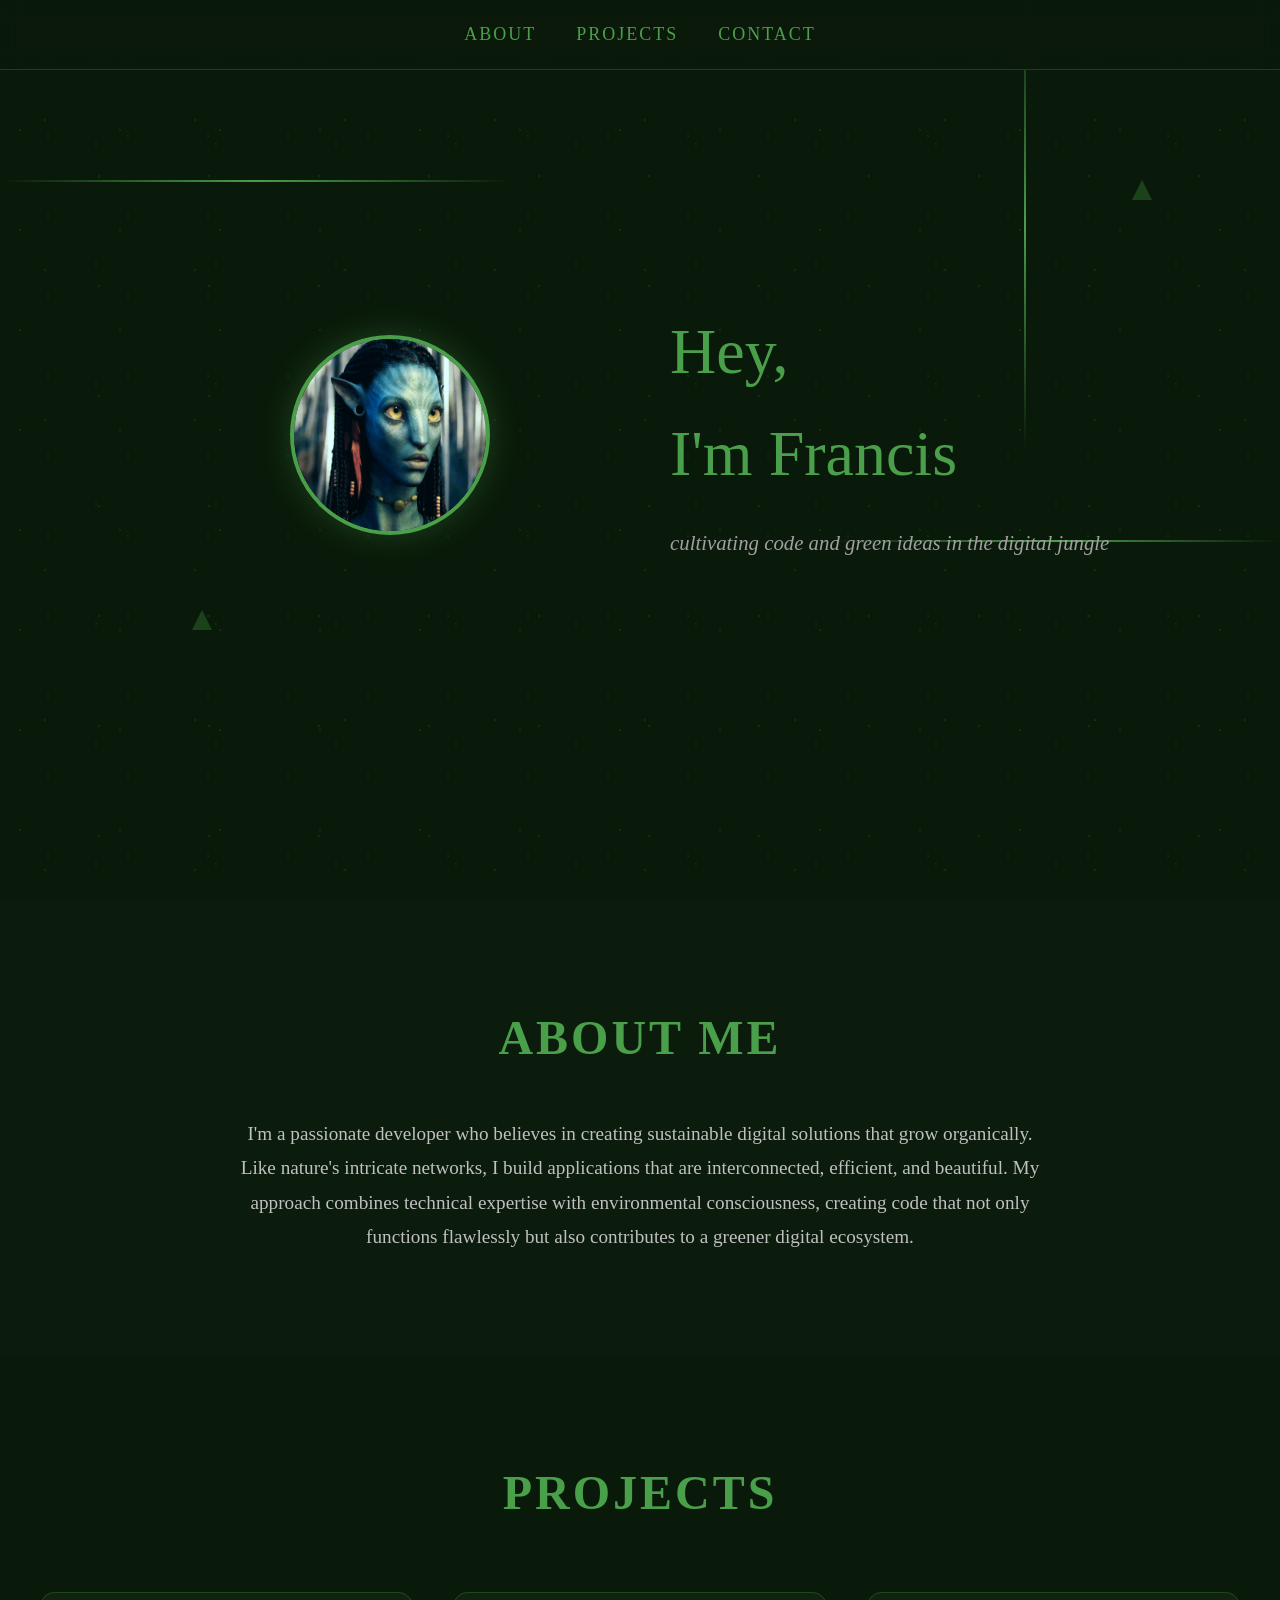
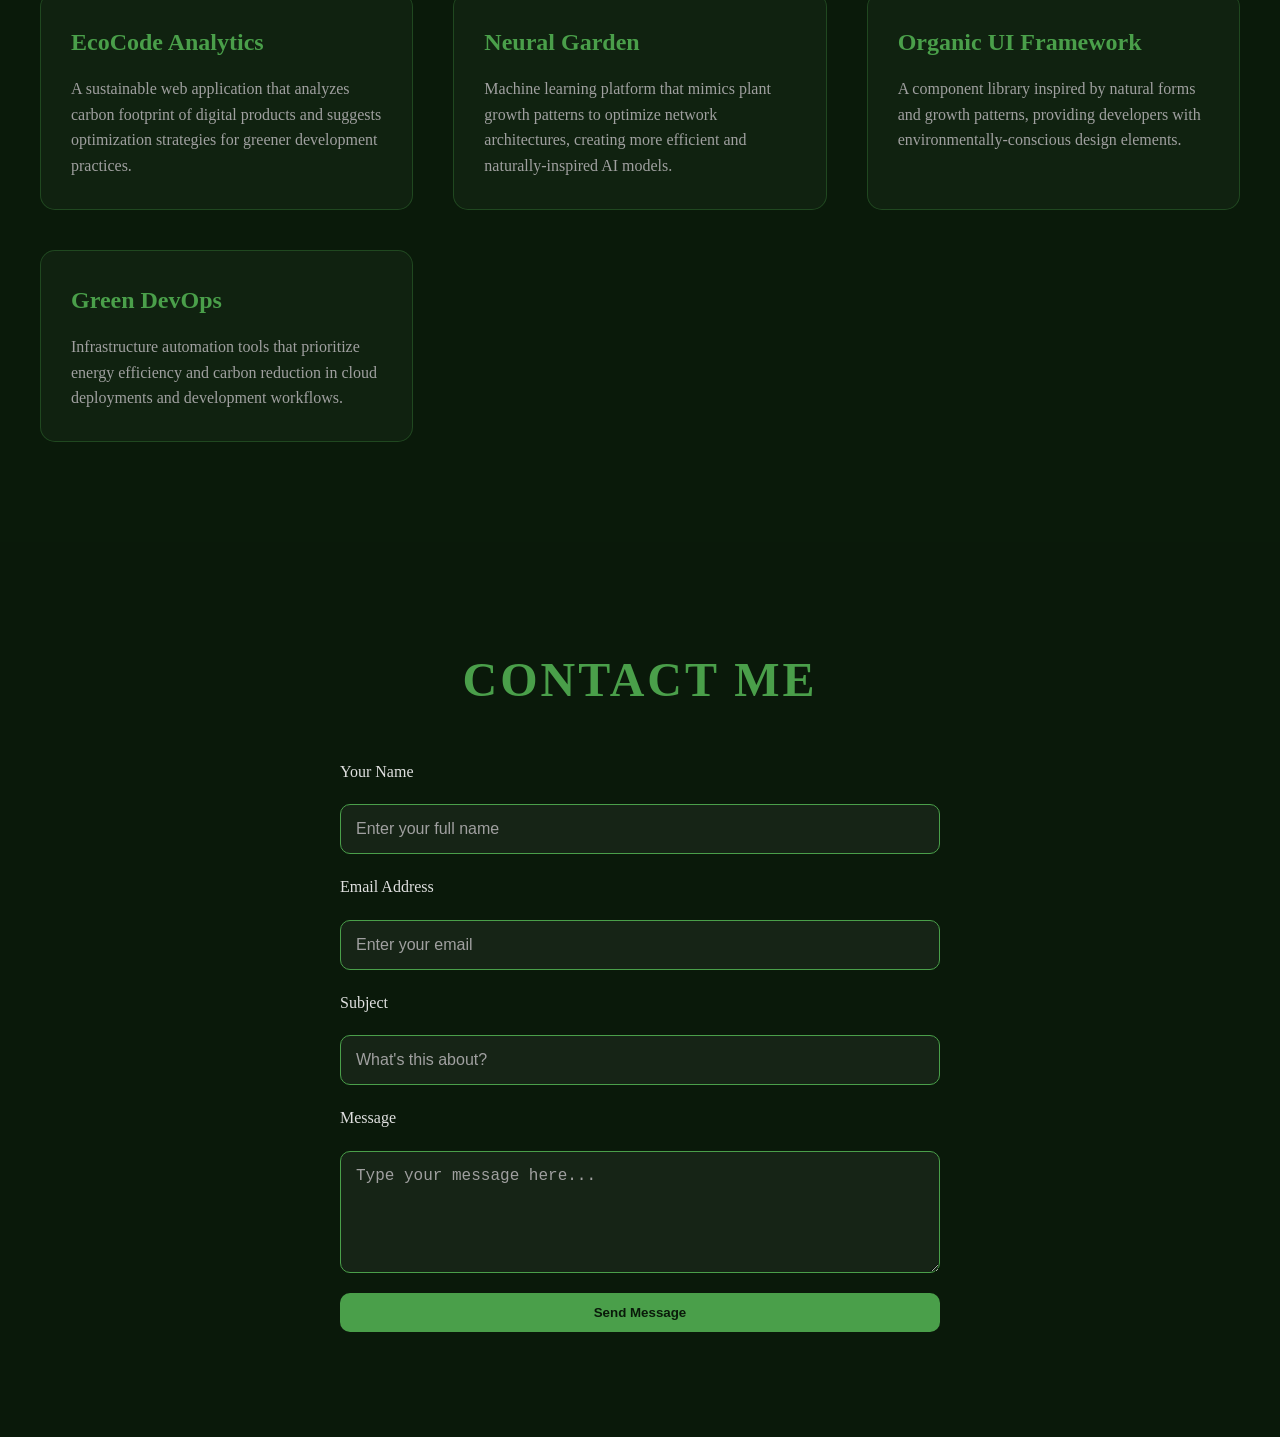
<file: portfolio/index.html>
<!DOCTYPE html>
<html lang="en">
  <head>
    <meta http-equiv="Content-Type" content="text/html;charset=UTF-8" />
    <meta name="viewport" content="width=device-width, initial-scale=1.0" />
    <meta name="description" content="Francis Mule Portfolio " />
    <meta name="author" content="Francis Mule" />
    <title>Francis - Portfolio</title>
    <link rel="stylesheet" href="./styles.css" />
    <link rel="manifest" href="https://progressier.app/PGteEdLlxtK4LbXtw4Ip/progressier.json"/><script defer src="https://progressier.app/PGteEdLlxtK4LbXtw4Ip/script.js"></script> 
  </head>
  <body>
    <!-- Circuit background -->
    <div class="circuit-bg"></div>
    <div class="circuit-lines">
      <div class="line line-1"></div>
      <div class="line line-2"></div>
      <div class="line line-3"></div>
    </div>

    <!-- Decorative leaves -->
    <div class="leaf-decoration leaf-1"></div>
    <div class="leaf-decoration leaf-2"></div>

    <!-- Navigation -->
    <nav>
      <ul>
        <li><a href="#about">About</a></li>
        <li><a href="#projects">Projects</a></li>
        <li><a href="#contact">Contact</a></li>
      </ul>
    </nav>

    <!-- Hero Section -->
    <section class="hero" id="hero">
      <div class="hero-content">
        <div class="profile-section">
          <img
            src="./img/avatar.gif"
            alt="Francis"
            class="profile-image"
            loading="lazy"
          />
        </div>
        <div class="intro-text">
          <h1>Hey,<br />I'm Francis</h1>
          <p class="subtitle">
            cultivating code and green ideas in the digital jungle
          </p>
        </div>
      </div>
    </section>

    <!-- About Section -->
    <section class="about" id="about">
      <div class="about-content">
        <h2 class="section-title">About Me</h2>
        <p class="about-text">
          I'm a passionate developer who believes in creating sustainable
          digital solutions that grow organically. Like nature's intricate
          networks, I build applications that are interconnected, efficient, and
          beautiful. My approach combines technical expertise with environmental
          consciousness, creating code that not only functions flawlessly but
          also contributes to a greener digital ecosystem.
        </p>
      </div>
    </section>

    <!-- Projects Section -->
    <section class="projects" id="projects">
      <div class="projects-content">
        <h2 class="section-title">Projects</h2>
        <div class="projects-grid">
          <div class="project-card">
            <h3>EcoCode Analytics</h3>
            <p>
              A sustainable web application that analyzes carbon footprint of
              digital products and suggests optimization strategies for greener
              development practices.
            </p>
          </div>
          <div class="project-card">
            <h3>Neural Garden</h3>
            <p>
              Machine learning platform that mimics plant growth patterns to
              optimize network architectures, creating more efficient and
              naturally-inspired AI models.
            </p>
          </div>
          <div class="project-card">
            <h3>Organic UI Framework</h3>
            <p>
              A component library inspired by natural forms and growth patterns,
              providing developers with environmentally-conscious design
              elements.
            </p>
          </div>
          <div class="project-card">
            <h3>Green DevOps</h3>
            <p>
              Infrastructure automation tools that prioritize energy efficiency
              and carbon reduction in cloud deployments and development
              workflows.
            </p>
          </div>
        </div>
      </div>
    </section>

    <!-- Contact Section -->
    <section class="contact" id="contact">
      <div class="contact-content">
        <h2 class="section-title">Contact Me</h2>
        <form class="contact-form">
          <label for="name">Your Name</label>
          <input
            type="text"
            id="name"
            name="name"
            required
            placeholder="Enter your full name"
          />

          <label for="email">Email Address</label>
          <input
            type="email"
            id="email"
            name="email"
            required
            placeholder="Enter your email"
          />

          <label for="subject">Subject</label>
          <input
            type="text"
            id="subject"
            name="subject"
            placeholder="What's this about?"
          />

          <label for="message">Message</label>
          <textarea
            id="message"
            name="message"
            rows="5"
            required
            placeholder="Type your message here..."
          ></textarea>

          <button type="submit">Send Message</button>
        </form>
      </div>
    </section>

    <script src="./script.js"></script>
  </body>
</html>
</file>
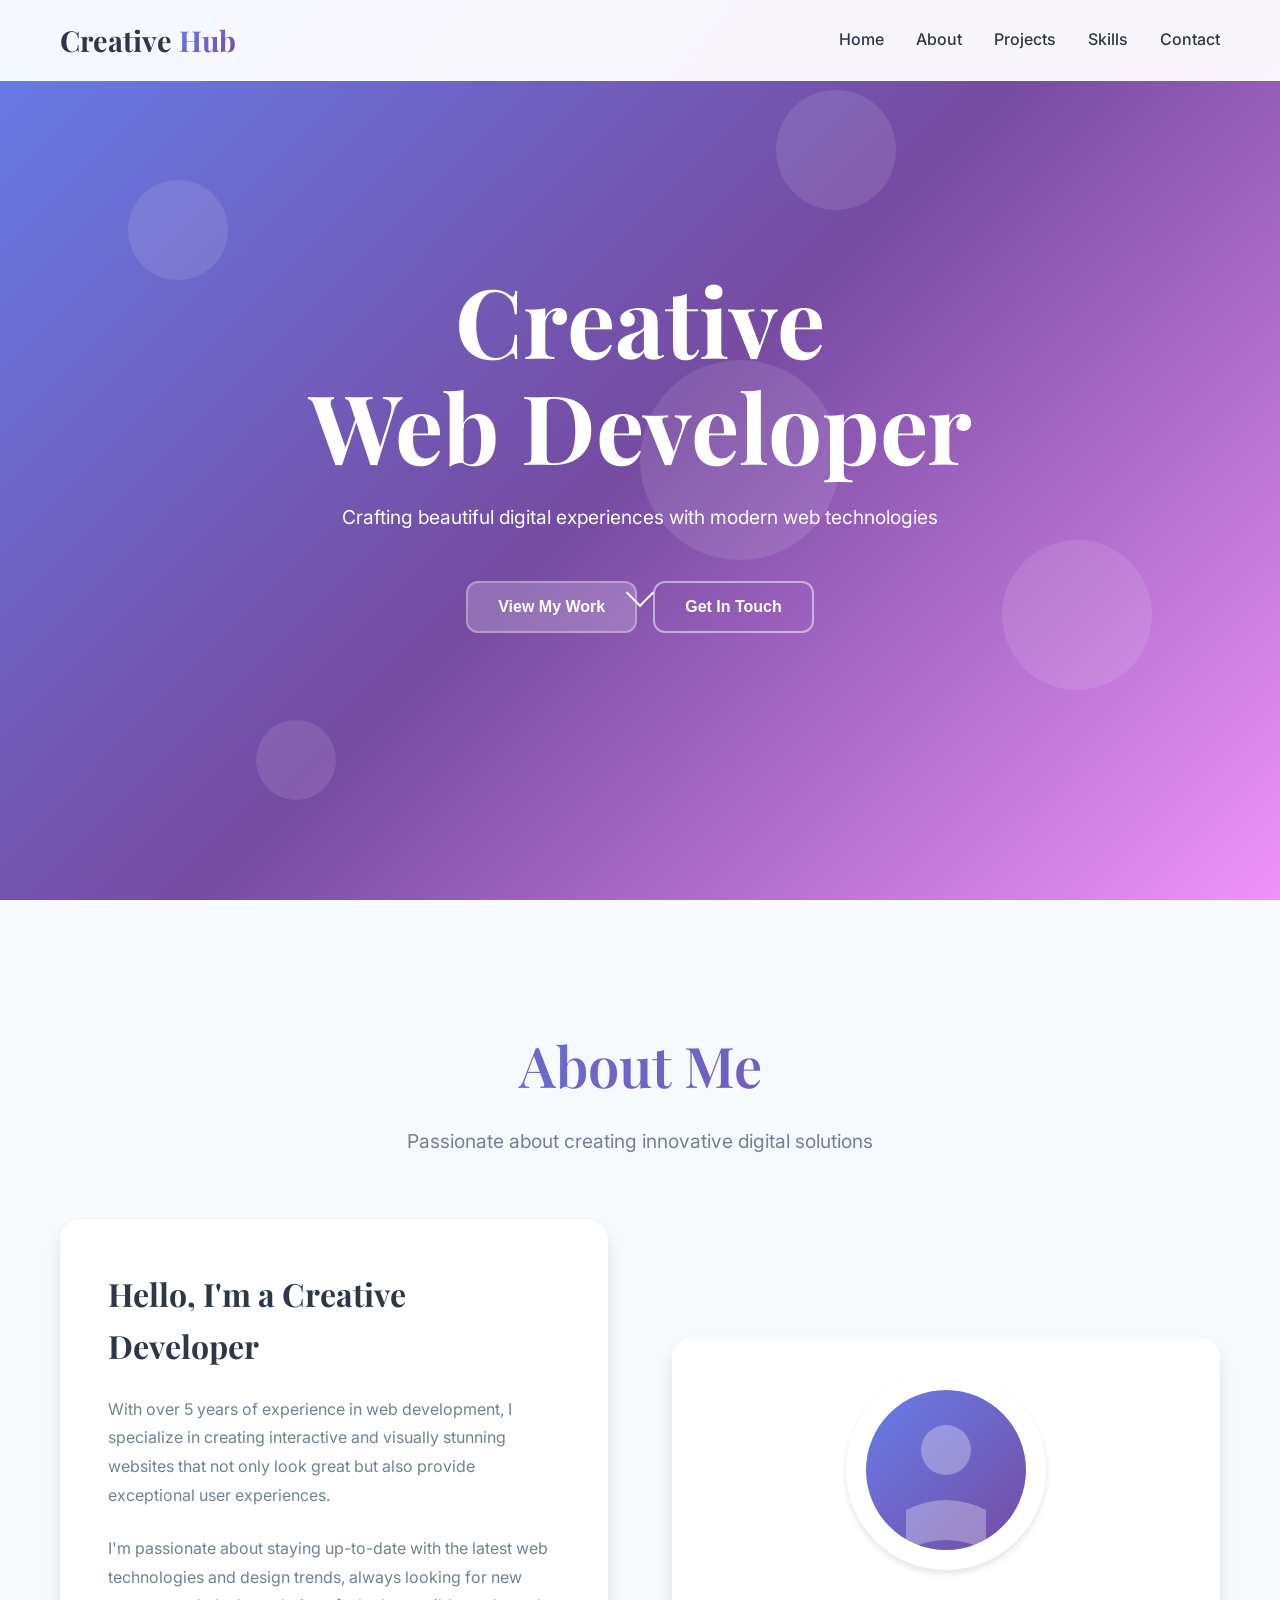
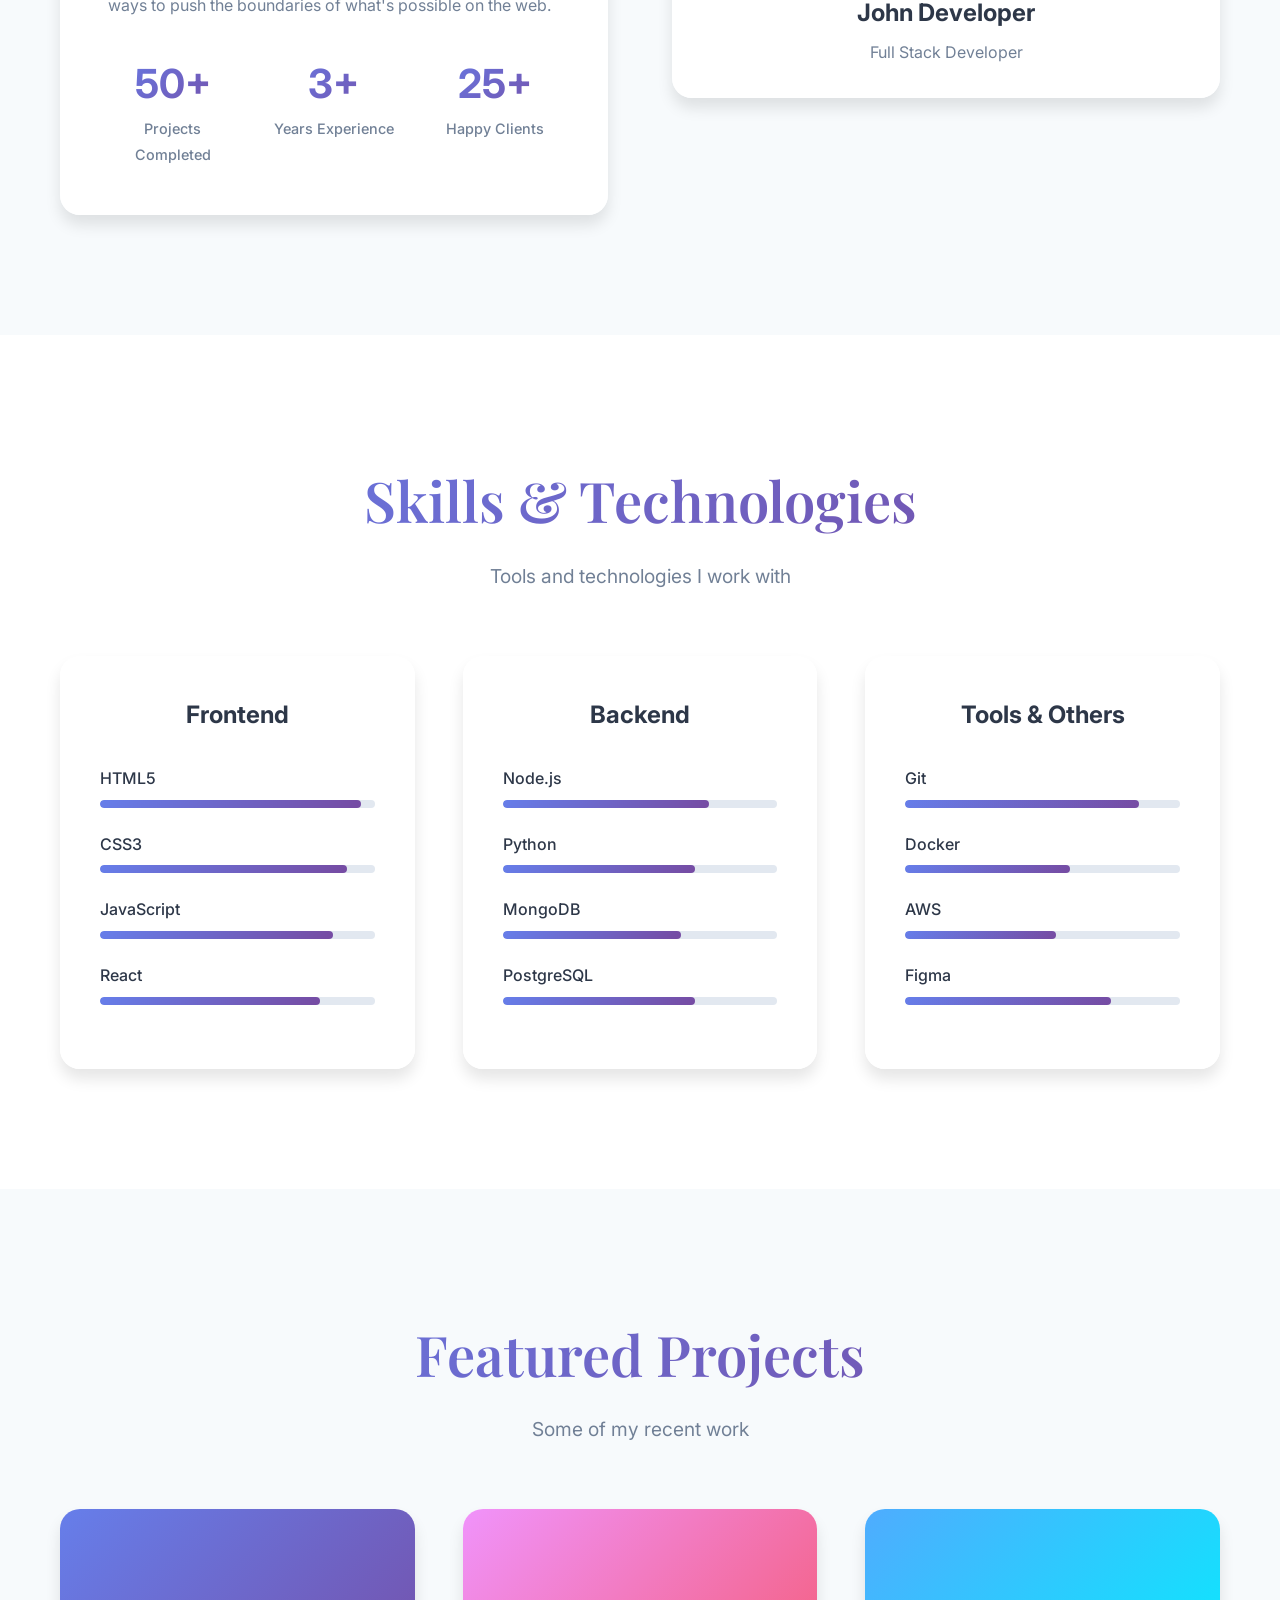
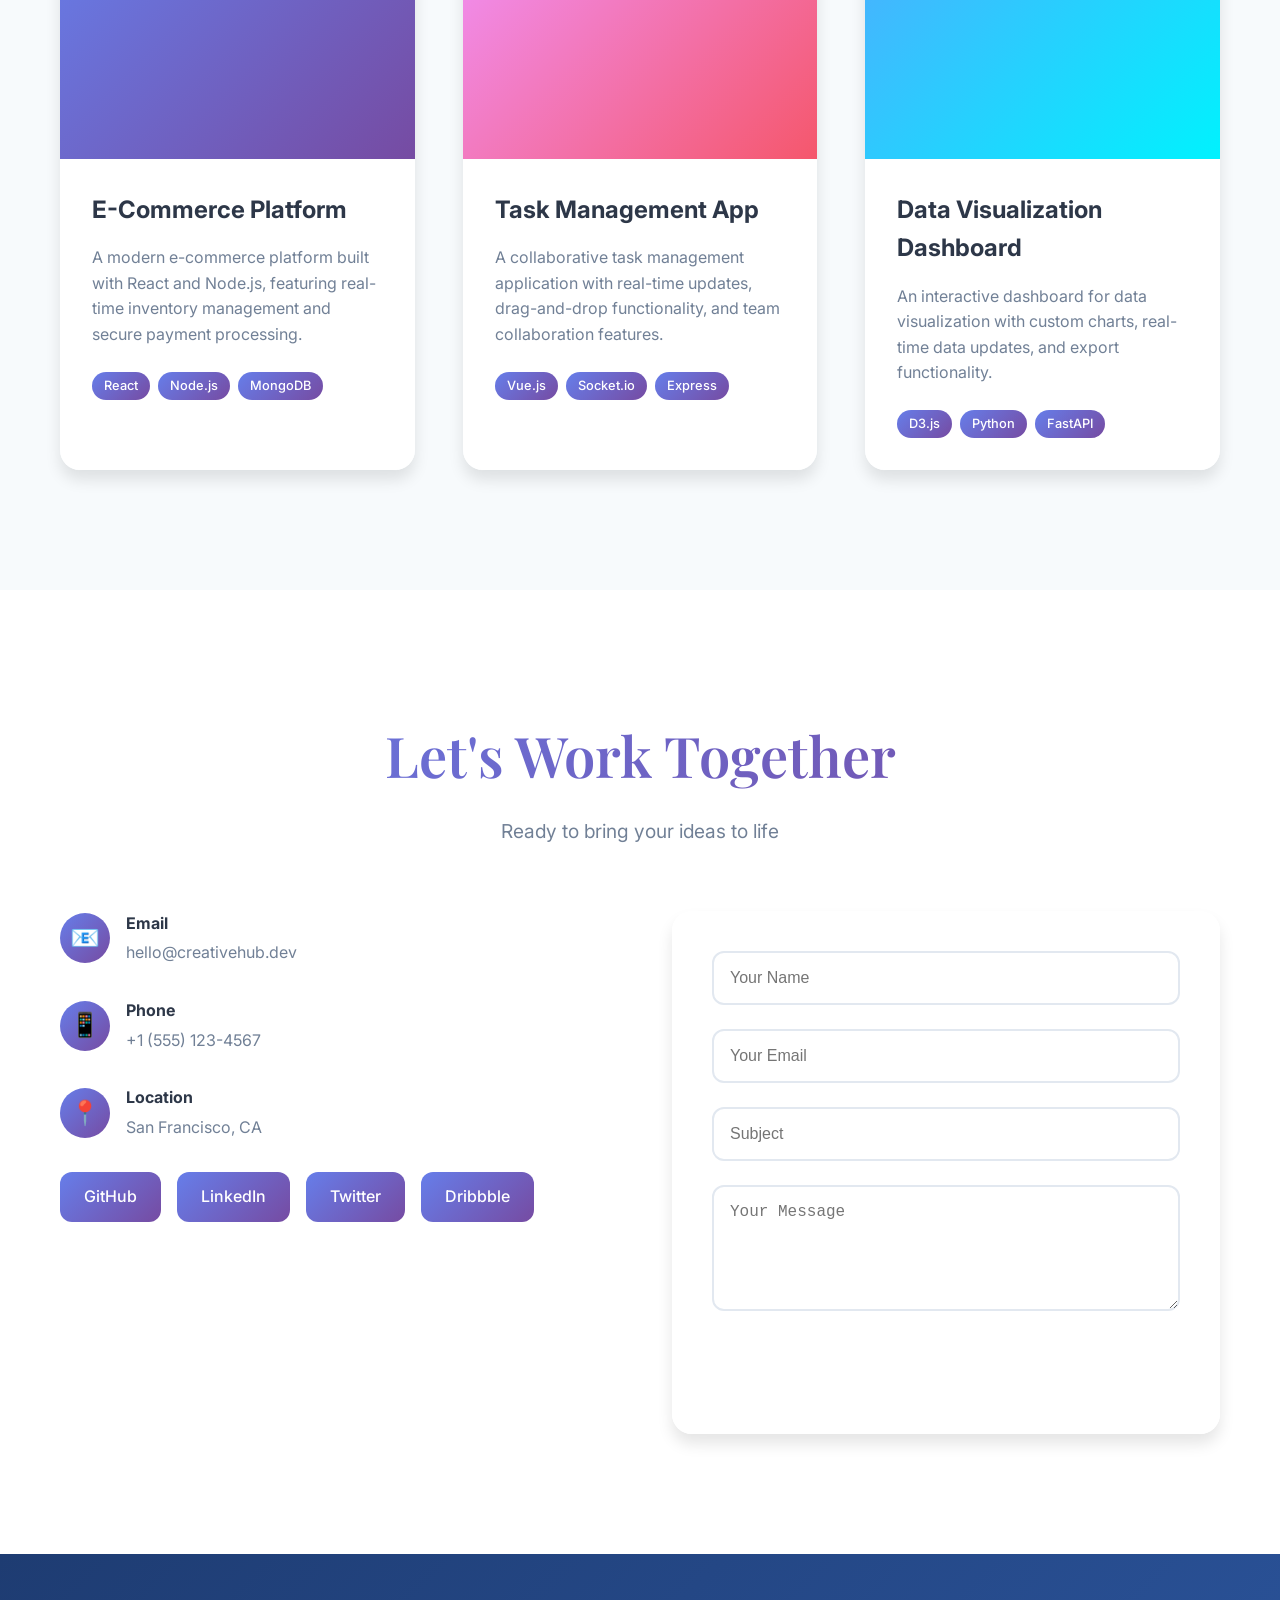
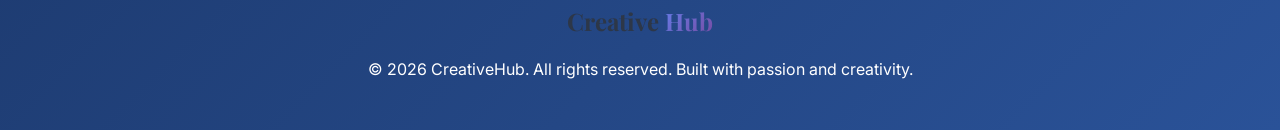
<file: week3-webdev-assignment/index.html>
<!DOCTYPE html>
<html lang="en">
  <head>
    <meta charset="UTF-8" />
    <meta name="viewport" content="width=device-width, initial-scale=1.0" />
    <title>Creative Portfolio - Interactive Web Experience</title>
    <link rel="stylesheet" href="styles.css" />
    <link
      href="https://fonts.googleapis.com/css2?family=Inter:wght@300;400;500;600;700&family=Playfair+Display:wght@400;500;600;700&display=swap"
      rel="stylesheet"
    />
  </head>
  <body>
    <!-- Navigation -->
    <nav class="navbar">
      <div class="nav-container">
        <div class="nav-logo">
          <span class="logo-text">Creative</span>
          <span class="logo-accent">Hub</span>
        </div>
        <ul class="nav-menu">
          <li><a href="#home" class="nav-link">Home</a></li>
          <li><a href="#about" class="nav-link">About</a></li>
          <li><a href="#projects" class="nav-link">Projects</a></li>
          <li><a href="#skills" class="nav-link">Skills</a></li>
          <li><a href="#contact" class="nav-link">Contact</a></li>
        </ul>
        <div class="hamburger">
          <span></span>
          <span></span>
          <span></span>
        </div>
      </div>
    </nav>

    <!-- Hero Section -->
    <section id="home" class="hero">
      <div class="hero-background">
        <div class="floating-shapes">
          <div class="shape shape-1"></div>
          <div class="shape shape-2"></div>
          <div class="shape shape-3"></div>
          <div class="shape shape-4"></div>
          <div class="shape shape-5"></div>
        </div>
      </div>
      <div class="hero-content">
        <h1 class="hero-title">
          <span class="title-line">Creative</span>
          <span class="title-line">Web Developer</span>
        </h1>
        <p class="hero-subtitle">
          Crafting beautiful digital experiences with modern web technologies
        </p>
        <div class="hero-buttons">
          <button class="btn btn-primary">View My Work</button>
          <button class="btn btn-secondary">Get In Touch</button>
        </div>
        <div class="scroll-indicator">
          <div class="scroll-arrow"></div>
        </div>
      </div>
    </section>

    <!-- About Section -->
    <section id="about" class="about">
      <div class="container">
        <div class="section-header">
          <h2 class="section-title">About Me</h2>
          <p class="section-subtitle">
            Passionate about creating innovative digital solutions
          </p>
        </div>
        <div class="about-content">
          <div class="about-text">
            <div class="text-card">
              <h3>Hello, I'm a Creative Developer</h3>
              <p>
                With over 5 years of experience in web development, I specialize
                in creating interactive and visually stunning websites that not
                only look great but also provide exceptional user experiences.
              </p>
              <p>
                I'm passionate about staying up-to-date with the latest web
                technologies and design trends, always looking for new ways to
                push the boundaries of what's possible on the web.
              </p>
              <div class="stats">
                <div class="stat">
                  <span class="stat-number">50+</span>
                  <span class="stat-label">Projects Completed</span>
                </div>
                <div class="stat">
                  <span class="stat-number">3+</span>
                  <span class="stat-label">Years Experience</span>
                </div>
                <div class="stat">
                  <span class="stat-number">25+</span>
                  <span class="stat-label">Happy Clients</span>
                </div>
              </div>
            </div>
          </div>
          <div class="about-visual">
            <div class="profile-card">
              <div class="profile-image">
                <div class="image-placeholder">
                  <svg viewBox="0 0 200 200" class="profile-svg">
                    <defs>
                      <linearGradient
                        id="profileGradient"
                        x1="0%"
                        y1="0%"
                        x2="100%"
                        y2="100%"
                      >
                        <stop offset="0%" style="stop-color: #667eea" />
                        <stop offset="100%" style="stop-color: #764ba2" />
                      </linearGradient>
                    </defs>
                    <circle
                      cx="100"
                      cy="100"
                      r="80"
                      fill="url(#profileGradient)"
                    />
                    <circle
                      cx="100"
                      cy="80"
                      r="25"
                      fill="white"
                      opacity="0.3"
                    />
                    <path
                      d="M 60 140 Q 100 120 140 140 L 140 180 Q 100 160 60 180 Z"
                      fill="white"
                      opacity="0.3"
                    />
                  </svg>
                </div>
              </div>
              <div class="profile-info">
                <h4>John Developer</h4>
                <p>Full Stack Developer</p>
              </div>
            </div>
          </div>
        </div>
      </div>
    </section>

    <!-- Skills Section -->
    <section id="skills" class="skills">
      <div class="container">
        <div class="section-header">
          <h2 class="section-title">Skills & Technologies</h2>
          <p class="section-subtitle">Tools and technologies I work with</p>
        </div>
        <div class="skills-grid">
          <div class="skill-category">
            <h3>Frontend</h3>
            <div class="skill-items">
              <div class="skill-item">
                <span class="skill-name">HTML5</span>
                <div class="skill-bar">
                  <div class="skill-progress" style="--progress: 95%"></div>
                </div>
              </div>
              <div class="skill-item">
                <span class="skill-name">CSS3</span>
                <div class="skill-bar">
                  <div class="skill-progress" style="--progress: 90%"></div>
                </div>
              </div>
              <div class="skill-item">
                <span class="skill-name">JavaScript</span>
                <div class="skill-bar">
                  <div class="skill-progress" style="--progress: 85%"></div>
                </div>
              </div>
              <div class="skill-item">
                <span class="skill-name">React</span>
                <div class="skill-bar">
                  <div class="skill-progress" style="--progress: 80%"></div>
                </div>
              </div>
            </div>
          </div>
          <div class="skill-category">
            <h3>Backend</h3>
            <div class="skill-items">
              <div class="skill-item">
                <span class="skill-name">Node.js</span>
                <div class="skill-bar">
                  <div class="skill-progress" style="--progress: 75%"></div>
                </div>
              </div>
              <div class="skill-item">
                <span class="skill-name">Python</span>
                <div class="skill-bar">
                  <div class="skill-progress" style="--progress: 70%"></div>
                </div>
              </div>
              <div class="skill-item">
                <span class="skill-name">MongoDB</span>
                <div class="skill-bar">
                  <div class="skill-progress" style="--progress: 65%"></div>
                </div>
              </div>
              <div class="skill-item">
                <span class="skill-name">PostgreSQL</span>
                <div class="skill-bar">
                  <div class="skill-progress" style="--progress: 70%"></div>
                </div>
              </div>
            </div>
          </div>
          <div class="skill-category">
            <h3>Tools & Others</h3>
            <div class="skill-items">
              <div class="skill-item">
                <span class="skill-name">Git</span>
                <div class="skill-bar">
                  <div class="skill-progress" style="--progress: 85%"></div>
                </div>
              </div>
              <div class="skill-item">
                <span class="skill-name">Docker</span>
                <div class="skill-bar">
                  <div class="skill-progress" style="--progress: 60%"></div>
                </div>
              </div>
              <div class="skill-item">
                <span class="skill-name">AWS</span>
                <div class="skill-bar">
                  <div class="skill-progress" style="--progress: 55%"></div>
                </div>
              </div>
              <div class="skill-item">
                <span class="skill-name">Figma</span>
                <div class="skill-bar">
                  <div class="skill-progress" style="--progress: 75%"></div>
                </div>
              </div>
            </div>
          </div>
        </div>
      </div>
    </section>

    <!-- Projects Section -->
    <section id="projects" class="projects">
      <div class="container">
        <div class="section-header">
          <h2 class="section-title">Featured Projects</h2>
          <p class="section-subtitle">Some of my recent work</p>
        </div>
        <div class="projects-grid">
          <div class="project-card">
            <div class="project-image">
              <div class="project-overlay">
                <button class="project-btn">View Project</button>
                <button class="project-btn secondary">View Code</button>
              </div>
              <div class="placeholder-project project-1"></div>
            </div>
            <div class="project-content">
              <h3>E-Commerce Platform</h3>
              <p>
                A modern e-commerce platform built with React and Node.js,
                featuring real-time inventory management and secure payment
                processing.
              </p>
              <div class="project-tags">
                <span class="tag">React</span>
                <span class="tag">Node.js</span>
                <span class="tag">MongoDB</span>
              </div>
            </div>
          </div>
          <div class="project-card">
            <div class="project-image">
              <div class="project-overlay">
                <button class="project-btn">View Project</button>
                <button class="project-btn secondary">View Code</button>
              </div>
              <div class="placeholder-project project-2"></div>
            </div>
            <div class="project-content">
              <h3>Task Management App</h3>
              <p>
                A collaborative task management application with real-time
                updates, drag-and-drop functionality, and team collaboration
                features.
              </p>
              <div class="project-tags">
                <span class="tag">Vue.js</span>
                <span class="tag">Socket.io</span>
                <span class="tag">Express</span>
              </div>
            </div>
          </div>
          <div class="project-card">
            <div class="project-image">
              <div class="project-overlay">
                <button class="project-btn">View Project</button>
                <button class="project-btn secondary">View Code</button>
              </div>
              <div class="placeholder-project project-3"></div>
            </div>
            <div class="project-content">
              <h3>Data Visualization Dashboard</h3>
              <p>
                An interactive dashboard for data visualization with custom
                charts, real-time data updates, and export functionality.
              </p>
              <div class="project-tags">
                <span class="tag">D3.js</span>
                <span class="tag">Python</span>
                <span class="tag">FastAPI</span>
              </div>
            </div>
          </div>
        </div>
      </div>
    </section>

    <!-- Contact Section -->
    <section id="contact" class="contact">
      <div class="container">
        <div class="section-header">
          <h2 class="section-title">Let's Work Together</h2>
          <p class="section-subtitle">Ready to bring your ideas to life</p>
        </div>
        <div class="contact-content">
          <div class="contact-info">
            <div class="contact-item">
              <div class="contact-icon">📧</div>
              <div class="contact-details">
                <h4>Email</h4>
                <p>hello@creativehub.dev</p>
              </div>
            </div>
            <div class="contact-item">
              <div class="contact-icon">📱</div>
              <div class="contact-details">
                <h4>Phone</h4>
                <p>+1 (555) 123-4567</p>
              </div>
            </div>
            <div class="contact-item">
              <div class="contact-icon">📍</div>
              <div class="contact-details">
                <h4>Location</h4>
                <p>San Francisco, CA</p>
              </div>
            </div>
            <div class="social-links">
              <a href="#" class="social-link">GitHub</a>
              <a href="#" class="social-link">LinkedIn</a>
              <a href="#" class="social-link">Twitter</a>
              <a href="#" class="social-link">Dribbble</a>
            </div>
          </div>
          <form class="contact-form">
            <div class="form-group">
              <input type="text" placeholder="Your Name" required />
            </div>
            <div class="form-group">
              <input type="email" placeholder="Your Email" required />
            </div>
            <div class="form-group">
              <input type="text" placeholder="Subject" required />
            </div>
            <div class="form-group">
              <textarea placeholder="Your Message" rows="5" required></textarea>
            </div>
            <button type="submit" class="btn btn-primary full-width">
              Send Message
            </button>
          </form>
        </div>
      </div>
    </section>

    <!-- Footer -->
    <footer class="footer">
      <div class="container">
        <div class="footer-content">
          <div class="footer-logo">
            <span class="logo-text">Creative</span>
            <span class="logo-accent">Hub</span>
          </div>
          <p>
            &copy;
            <script>
              document.write(new Date().getFullYear());
            </script>
            CreativeHub. All rights reserved. Built with passion and creativity.
          </p>
        </div>
      </div>
    </footer>

    <!-- JavaScript for interactivity -->
    <script>
      // Simple smooth scrolling for navigation links
      document.querySelectorAll('a[href^="#"]').forEach((anchor) => {
        anchor.addEventListener("click", function (e) {
          e.preventDefault();
          const target = document.querySelector(this.getAttribute("href"));
          if (target) {
            target.scrollIntoView({ behavior: "smooth" });
          }
        });
      });

      // Mobile menu toggle
      const hamburger = document.querySelector(".hamburger");
      const navMenu = document.querySelector(".nav-menu");

      hamburger.addEventListener("click", () => {
        hamburger.classList.toggle("active");
        navMenu.classList.toggle("active");
      });

      // Add scroll effect to navbar
      window.addEventListener("scroll", () => {
        const navbar = document.querySelector(".navbar");
        if (window.scrollY > 100) {
          navbar.classList.add("scrolled");
        } else {
          navbar.classList.remove("scrolled");
        }
      });

      // Animate skill bars on scroll
      const observerOptions = {
        threshold: 0.5,
        rootMargin: "0px 0px -100px 0px",
      };

      const observer = new IntersectionObserver((entries) => {
        entries.forEach((entry) => {
          if (entry.isIntersecting) {
            entry.target.classList.add("animate");
          }
        });
      }, observerOptions);

      document.querySelectorAll(".skill-progress").forEach((skill) => {
        observer.observe(skill);
      });
    </script>
  </body>
</html>
</file>
<file: portfolio/styles.css>
* {
  margin: 0;
  padding: 0;
  box-sizing: border-box;
}

body {
  font-family: "Georgia", serif;
  background: #0a1a0a;
  color: #e0e0e0;
  overflow-x: hidden;
  line-height: 1.6;
}

/* Circuit pattern background */
.circuit-bg {
  position: fixed;
  top: 0;
  left: 0;
  width: 100%;
  height: 100%;
  z-index: -1;
  opacity: 0.3;
}

.circuit-bg::before {
  content: "";
  position: absolute;
  top: 0;
  left: 0;
  width: 100%;
  height: 100%;
  background-image: radial-gradient(
      circle at 20% 30%,
      #2d5a2d 1px,
      transparent 1px
    ),
    radial-gradient(circle at 80% 20%, #2d5a2d 1px, transparent 1px),
    radial-gradient(circle at 60% 70%, #2d5a2d 1px, transparent 1px),
    radial-gradient(circle at 30% 80%, #2d5a2d 1px, transparent 1px),
    radial-gradient(circle at 90% 60%, #2d5a2d 1px, transparent 1px);
  background-size: 100px 100px, 120px 120px, 80px 80px, 150px 150px, 110px 110px;
}

/* Animated circuit lines */
.circuit-lines {
  position: fixed;
  top: 0;
  left: 0;
  width: 100%;
  height: 100%;
  z-index: -1;
  pointer-events: none;
}

.line {
  position: absolute;
  background: linear-gradient(90deg, transparent, #4a9f4a, transparent);
  animation: flow 4s linear infinite;
}

.line-1 {
  top: 20%;
  left: 0;
  width: 40%;
  height: 2px;
  animation-delay: 0s;
}

.line-2 {
  top: 60%;
  right: 0;
  width: 35%;
  height: 2px;
  animation-delay: 1s;
}

.line-3 {
  left: 80%;
  top: 0;
  width: 2px;
  height: 50%;
  background: linear-gradient(180deg, transparent, #4a9f4a, transparent);
  animation-delay: 2s;
}

@keyframes flow {
  0% {
    opacity: 0;
  }
  50% {
    opacity: 1;
  }
  100% {
    opacity: 0;
  }
}

/* Navigation */
nav {
  position: fixed;
  top: 0;
  left: 0;
  right: 0;
  padding: 20px 40px;
  background: rgba(10, 26, 10, 0.9);
  backdrop-filter: blur(10px);
  z-index: 1000;
  border-bottom: 1px solid rgba(74, 159, 74, 0.3);
}

nav ul {
  list-style: none;
  display: flex;
  justify-content: center;
  gap: 40px;
}

nav a {
  color: #4a9f4a;
  text-decoration: none;
  font-size: 18px;
  letter-spacing: 2px;
  text-transform: uppercase;
  transition: all 0.3s ease;
  position: relative;
}

nav a::after {
  content: "";
  position: absolute;
  bottom: -5px;
  left: 0;
  width: 0;
  height: 2px;
  background: #4a9f4a;
  transition: width 0.3s ease;
}

nav a:hover::after {
  width: 100%;
}

/* Hero Section */
.hero {
  min-height: 100vh;
  display: flex;
  align-items: center;
  padding: 0 40px;
  position: relative;
}

.hero-content {
  max-width: 1200px;
  margin: 0 auto;
  display: grid;
  grid-template-columns: 1fr 1fr;
  gap: 60px;
  align-items: center;
}

.profile-section {
  display: flex;
  flex-direction: column;
  align-items: center;
  text-align: center;
}

.profile-image {
  width: 200px;
  height: 200px;
  border-radius: 50%;
  border: 4px solid #4a9f4a;
  margin-bottom: 30px;
  box-shadow: 0 0 30px rgba(74, 159, 74, 0.3);
  transition: all 0.3s ease;
}

.profile-image:hover {
  box-shadow: 0 0 50px rgba(74, 159, 74, 0.5);
  transform: scale(1.05);
}

.intro-text {
  text-align: left;
}

.intro-text h1 {
  font-size: clamp(2.5rem, 5vw, 4rem);
  color: #4a9f4a;
  margin-bottom: 20px;
  font-weight: 300;
}

.intro-text .subtitle {
  font-size: clamp(1rem, 2vw, 1.3rem);
  color: #a0a0a0;
  margin-bottom: 40px;
  font-style: italic;
}

/* About Section */
.about {
  padding: 100px 40px;
  background: rgba(15, 30, 15, 0.5);
}

.about-content {
  max-width: 1200px;
  margin: 0 auto;
}

.section-title {
  font-size: clamp(2rem, 4vw, 3rem);
  color: #4a9f4a;
  margin-bottom: 40px;
  text-align: center;
  letter-spacing: 3px;
  text-transform: uppercase;
}

.about-text {
  font-size: 1.2rem;
  line-height: 1.8;
  max-width: 800px;
  margin: 0 auto;
  text-align: center;
  color: #c0c0c0;
}

/* Projects Section */
.projects {
  padding: 100px 40px;
}

.projects-grid {
  max-width: 1200px;
  margin: 0 auto;
  display: grid;
  grid-template-columns: repeat(auto-fit, minmax(300px, 1fr));
  gap: 40px;
  margin-top: 60px;
}

.project-card {
  background: rgba(20, 40, 20, 0.6);
  border: 1px solid rgba(74, 159, 74, 0.3);
  border-radius: 15px;
  padding: 30px;
  transition: all 0.3s ease;
  position: relative;
  overflow: hidden;
}

.project-card::before {
  content: "";
  position: absolute;
  top: -50%;
  left: -50%;
  width: 200%;
  height: 200%;
  background: radial-gradient(
    circle,
    rgba(74, 159, 74, 0.1) 0%,
    transparent 70%
  );
  opacity: 0;
  transition: opacity 0.3s ease;
}

.project-card:hover::before {
  opacity: 1;
}

.project-card:hover {
  border-color: #4a9f4a;
  box-shadow: 0 10px 30px rgba(74, 159, 74, 0.2);
  transform: translateY(-10px);
}

.project-card h3 {
  color: #4a9f4a;
  font-size: 1.5rem;
  margin-bottom: 15px;
}

.project-card p {
  color: #a0a0a0;
  line-height: 1.6;
}

/* Decorative elements */
.leaf-decoration {
  position: absolute;
  width: 20px;
  height: 20px;
  background: #4a9f4a;
  clip-path: polygon(50% 0%, 0% 100%, 100% 100%);
  opacity: 0.3;
}

.leaf-1 {
  top: 20%;
  right: 10%;
  animation: float 6s ease-in-out infinite;
}

.leaf-2 {
  bottom: 30%;
  left: 15%;
  animation: float 8s ease-in-out infinite reverse;
}

@keyframes float {
  0%,
  100% {
    transform: translateY(0px) rotate(0deg);
  }
  50% {
    transform: translateY(-20px) rotate(10deg);
  }
}

/* Responsive Design */
@media (max-width: 768px) {
  nav {
    padding: 15px 20px;
  }

  nav ul {
    gap: 20px;
  }

  nav a {
    font-size: 16px;
  }

  .hero {
    margin-top: 20px;
    padding: 0 20px;
    min-height: 90vh;
  }

  .hero-content {
    grid-template-columns: 1fr;
    gap: 40px;
    text-align: center;
  }

  .profile-image {
    width: 150px;
    height: 150px;
  }

  .about,
  .projects {
    padding: 60px 20px;
  }

  .projects-grid {
    grid-template-columns: 1fr;
    gap: 30px;
  }

  .project-card {
    padding: 20px;
  }
}

@media (max-width: 480px) {
  nav ul {
    flex-direction: column;
    gap: 10px;
    text-align: center;
  }

  .intro-text h1 {
    font-size: 2rem;
  }

  .section-title {
    font-size: 1.8rem;
  }
}

/* Smooth scrolling */
html {
  scroll-behavior: smooth;
}

/* Custom scrollbar */
::-webkit-scrollbar {
  width: 8px;
}

::-webkit-scrollbar-track {
  background: #0a1a0a;
}

::-webkit-scrollbar-thumb {
  background: #4a9f4a;
  border-radius: 4px;
}

::-webkit-scrollbar-thumb:hover {
  background: #5cb85c;
}

.contact {
  padding: 100px 40px;
  background: rgba(10, 26, 10, 0.6);
}

.contact-content {
  max-width: 600px;
  margin: 0 auto;
  color: #e0e0e0;
}

.contact-form {
  display: flex;
  flex-direction: column;
  gap: 20px;
}

.contact-form input,
.contact-form textarea {
  padding: 15px;
  border: 1px solid #4a9f4a;
  border-radius: 10px;
  background: rgba(255, 255, 255, 0.05);
  color: #e0e0e0;
  font-size: 1rem;
}

.contact-form input::placeholder,
.contact-form textarea::placeholder {
  color: #a0a0a0;
}

.contact-form button {
  padding: 12px 20px;
  background: #4a9f4a;
  color: #0a1a0a;
  border: none;
  border-radius: 10px;
  font-weight: bold;
  cursor: pointer;
  transition: background 0.3s ease;
}

.contact-form button:hover {
  background: #5cb85c;
}
</file>
<file: week3-webdev-assignment/styles.css>
/* Reset and Base Styles */
* {
  margin: 0;
  padding: 0;
  box-sizing: border-box;
}

:root {
  /* Color Palette */
  --primary-gradient: linear-gradient(135deg, #667eea 0%, #764ba2 100%);
  --secondary-gradient: linear-gradient(135deg, #f093fb 0%, #f5576c 100%);
  --accent-gradient: linear-gradient(135deg, #4facfe 0%, #00f2fe 100%);
  --dark-gradient: linear-gradient(135deg, #1e3c72 0%, #2a5298 100%);
  
  --primary-color: #667eea;
  --secondary-color: #764ba2;
  --accent-color: #4facfe;
  --text-dark: #2d3748;
  --text-light: #718096;
  --white: #ffffff;
  --light-bg: #f7fafc;
  --card-bg: rgba(255, 255, 255, 0.95);
  
  /* Typography */
  --font-primary: 'Inter', sans-serif;
  --font-display: 'Playfair Display', serif;
  
  /* Spacing */
  --section-padding: 120px 0;
  --container-max-width: 1200px;
  
  /* Shadows */
  --shadow-sm: 0 2px 4px rgba(0, 0, 0, 0.1);
  --shadow-md: 0 4px 6px rgba(0, 0, 0, 0.1);
  --shadow-lg: 0 10px 15px rgba(0, 0, 0, 0.1);
  --shadow-xl: 0 20px 25px rgba(0, 0, 0, 0.15);
  
  /* Border Radius */
  --border-radius: 12px;
  --border-radius-lg: 20px;
}

html {
  scroll-behavior: smooth;
}

body {
  font-family: var(--font-primary);
  line-height: 1.6;
  color: var(--text-dark);
  overflow-x: hidden;
}

.container {
  max-width: var(--container-max-width);
  margin: 0 auto;
  padding: 0 20px;
}

/* Navigation */
.navbar {
  position: fixed;
  top: 0;
  left: 0;
  right: 0;
  z-index: 1000;
  background: rgba(255, 255, 255, 0.95);
  backdrop-filter: blur(20px);
  border-bottom: 1px solid rgba(255, 255, 255, 0.2);
  transition: all 0.3s ease;
}

.navbar.scrolled {
  background: rgba(255, 255, 255, 0.98);
  box-shadow: var(--shadow-md);
}

.nav-container {
  max-width: var(--container-max-width);
  margin: 0 auto;
  padding: 0 20px;
  display: flex;
  justify-content: space-between;
  align-items: center;
  height: 80px;
}

.nav-logo {
  font-family: var(--font-display);
  font-size: 1.8rem;
  font-weight: 700;
}

.logo-text {
  color: var(--text-dark);
}

.logo-accent {
  background: var(--primary-gradient);
  -webkit-background-clip: text;
  -webkit-text-fill-color: transparent;
  background-clip: text;
}

.nav-menu {
  display: flex;
  list-style: none;
  gap: 2rem;
}

.nav-link {
  text-decoration: none;
  color: var(--text-dark);
  font-weight: 500;
  transition: color 0.3s ease;
  position: relative;
}

.nav-link::after {
  content: '';
  position: absolute;
  bottom: -8px;
  left: 0;
  width: 0;
  height: 2px;
  background: var(--primary-gradient);
  transition: width 0.3s ease;
}

.nav-link:hover::after {
  width: 100%;
}

.nav-link:hover {
  color: var(--primary-color);
}

/* Hamburger Menu */
.hamburger {
  display: none;
  flex-direction: column;
  cursor: pointer;
  gap: 4px;
}

.hamburger span {
  width: 25px;
  height: 3px;
  background: var(--text-dark);
  transition: all 0.3s ease;
}

.hamburger.active span:nth-child(1) {
  transform: rotate(45deg) translate(5px, 5px);
}

.hamburger.active span:nth-child(2) {
  opacity: 0;
}

.hamburger.active span:nth-child(3) {
  transform: rotate(-45deg) translate(7px, -6px);
}

/* Hero Section */
.hero {
  min-height: 100vh;
  display: flex;
  align-items: center;
  position: relative;
  overflow: hidden;
  background: linear-gradient(135deg, #667eea 0%, #764ba2 50%, #f093fb 100%);
}

.hero-background {
  position: absolute;
  top: 0;
  left: 0;
  right: 0;
  bottom: 0;
  overflow: hidden;
}

.floating-shapes {
  position: absolute;
  top: 0;
  left: 0;
  right: 0;
  bottom: 0;
}

.shape {
  position: absolute;
  border-radius: 50%;
  background: rgba(255, 255, 255, 0.1);
  animation: float 6s ease-in-out infinite;
}

.shape-1 {
  width: 100px;
  height: 100px;
  top: 20%;
  left: 10%;
  animation-delay: 0s;
}

.shape-2 {
  width: 150px;
  height: 150px;
  top: 60%;
  right: 10%;
  animation-delay: 2s;
}

.shape-3 {
  width: 80px;
  height: 80px;
  top: 80%;
  left: 20%;
  animation-delay: 4s;
}

.shape-4 {
  width: 120px;
  height: 120px;
  top: 10%;
  right: 30%;
  animation-delay: 1s;
}

.shape-5 {
  width: 200px;
  height: 200px;
  top: 40%;
  left: 50%;
  animation-delay: 3s;
}

@keyframes float {
  0%, 100% {
    transform: translateY(0px) rotate(0deg);
  }
  50% {
    transform: translateY(-20px) rotate(180deg);
  }
}

.hero-content {
  position: relative;
  z-index: 2;
  text-align: center;
  max-width: 800px;
  margin: 0 auto;
  padding: 0 20px;
  color: white;
}

.hero-title {
  font-family: var(--font-display);
  font-size: clamp(3rem, 8vw, 6rem);
  font-weight: 700;
  line-height: 1.1;
  margin-bottom: 1.5rem;
}

.title-line {
  display: block;
  opacity: 0;
  transform: translateY(50px);
  animation: slideUp 1s ease 0.5s forwards;
}

.title-line:nth-child(2) {
  animation-delay: 0.8s;
}

@keyframes slideUp {
  to {
    opacity: 1;
    transform: translateY(0);
  }
}

.hero-subtitle {
  font-size: 1.2rem;
  margin-bottom: 3rem;
  opacity: 0;
  animation: fadeIn 1s ease 1.2s forwards;
}

@keyframes fadeIn {
  to {
    opacity: 1;
  }
}

.hero-buttons {
  display: flex;
  gap: 1rem;
  justify-content: center;
  flex-wrap: wrap;
  opacity: 0;
  animation: fadeIn 1s ease 1.5s forwards;
}

.btn {
  padding: 15px 30px;
  border: none;
  border-radius: var(--border-radius);
  font-weight: 600;
  cursor: pointer;
  transition: all 0.3s ease;
  text-decoration: none;
  display: inline-block;
  font-size: 1rem;
}

.btn-primary {
  background: rgba(255, 255, 255, 0.2);
  color: white;
  border: 2px solid rgba(255, 255, 255, 0.3);
  backdrop-filter: blur(10px);
}

.btn-primary:hover {
  background: rgba(255, 255, 255, 0.3);
  transform: translateY(-2px);
}

.btn-secondary {
  background: transparent;
  color: white;
  border: 2px solid rgba(255, 255, 255, 0.5);
}

.btn-secondary:hover {
  background: rgba(255, 255, 255, 0.1);
  transform: translateY(-2px);
}

.scroll-indicator {
  position: absolute;
  bottom: 30px;
  left: 50%;
  transform: translateX(-50%);
}

.scroll-arrow {
  width: 20px;
  height: 20px;
  border-right: 2px solid white;
  border-bottom: 2px solid white;
  transform: rotate(45deg);
  animation: bounce 2s infinite;
}

@keyframes bounce {
  0%, 20%, 50%, 80%, 100% {
    transform: translateX(-50%) rotate(45deg) translateY(0);
  }
  40% {
    transform: translateX(-50%) rotate(45deg) translateY(-10px);
  }
  60% {
    transform: translateX(-50%) rotate(45deg) translateY(-5px);
  }
}

/* Section Styles */
section {
  padding: var(--section-padding);
}

.section-header {
  text-align: center;
  margin-bottom: 4rem;
}

.section-title {
  font-family: var(--font-display);
  font-size: clamp(2.5rem, 5vw, 3.5rem);
  font-weight: 600;
  margin-bottom: 1rem;
  background: var(--primary-gradient);
  -webkit-background-clip: text;
  -webkit-text-fill-color: transparent;
  background-clip: text;
}

.section-subtitle {
  font-size: 1.2rem;
  color: var(--text-light);
  max-width: 600px;
  margin: 0 auto;
}

/* About Section */
.about {
  background: var(--light-bg);
}

.about-content {
  display: grid;
  grid-template-columns: 1fr 1fr;
  gap: 4rem;
  align-items: center;
}

.text-card {
  background: var(--card-bg);
  padding: 3rem;
  border-radius: var(--border-radius-lg);
  box-shadow: var(--shadow-lg);
  backdrop-filter: blur(10px);
}

.text-card h3 {
  font-family: var(--font-display);
  font-size: 2rem;
  margin-bottom: 1.5rem;
  color: var(--text-dark);
}

.text-card p {
  margin-bottom: 1.5rem;
  color: var(--text-light);
  line-height: 1.8;
}

.stats {
  display: grid;
  grid-template-columns: repeat(3, 1fr);
  gap: 2rem;
  margin-top: 2rem;
}

.stat {
  text-align: center;
}

.stat-number {
  display: block;
  font-size: 2.5rem;
  font-weight: 700;
  background: var(--primary-gradient);
  -webkit-background-clip: text;
  -webkit-text-fill-color: transparent;
  background-clip: text;
}

.stat-label {
  color: var(--text-light);
  font-size: 0.9rem;
  font-weight: 500;
}

.profile-card {
  background: var(--card-bg);
  padding: 2rem;
  border-radius: var(--border-radius-lg);
  box-shadow: var(--shadow-lg);
  text-align: center;
  backdrop-filter: blur(10px);
}

.profile-image {
  margin-bottom: 1.5rem;
}

.image-placeholder {
  width: 200px;
  height: 200px;
  margin: 0 auto;
  border-radius: 50%;
  overflow: hidden;
  box-shadow: var(--shadow-md);
}

.profile-svg {
  width: 100%;
  height: 100%;
}

.profile-info h4 {
  font-size: 1.5rem;
  margin-bottom: 0.5rem;
  color: var(--text-dark);
}

.profile-info p {
  color: var(--text-light);
}

/* Skills Section */
.skills-grid {
  display: grid;
  grid-template-columns: repeat(auto-fit, minmax(300px, 1fr));
  gap: 3rem;
}

.skill-category {
  background: var(--card-bg);
  padding: 2.5rem;
  border-radius: var(--border-radius-lg);
  box-shadow: var(--shadow-lg);
  backdrop-filter: blur(10px);
}

.skill-category h3 {
  font-size: 1.5rem;
  margin-bottom: 2rem;
  color: var(--text-dark);
  text-align: center;
}

.skill-item {
  margin-bottom: 1.5rem;
}

.skill-name {
  display: block;
  margin-bottom: 0.5rem;
  font-weight: 500;
  color: var(--text-dark);
}

.skill-bar {
  height: 8px;
  background: #e2e8f0;
  border-radius: 4px;
  overflow: hidden;
}

.skill-progress {
  height: 100%;
  background: var(--primary-gradient);
  border-radius: 4px;
  width: 0;
  transition: width 1.5s ease;
}

.skill-progress.animate {
  width: var(--progress);
}

/* Projects Section */
.projects {
  background: var(--light-bg);
}

.projects-grid {
  display: grid;
  grid-template-columns: repeat(auto-fit, minmax(350px, 1fr));
  gap: 3rem;
}

.project-card {
  background: var(--card-bg);
  border-radius: var(--border-radius-lg);
  overflow: hidden;
  box-shadow: var(--shadow-lg);
  transition: transform 0.3s ease, box-shadow 0.3s ease;
  backdrop-filter: blur(10px);
}

.project-card:hover {
  transform: translateY(-10px);
  box-shadow: var(--shadow-xl);
}

.project-image {
  position: relative;
  height: 250px;
  overflow: hidden;
}

.project-overlay {
  position: absolute;
  top: 0;
  left: 0;
  right: 0;
  bottom: 0;
  background: rgba(0, 0, 0, 0.8);
  display: flex;
  align-items: center;
  justify-content: center;
  gap: 1rem;
  opacity: 0;
  transition: opacity 0.3s ease;
}

.project-image:hover .project-overlay {
  opacity: 1;
}

.project-btn {
  padding: 10px 20px;
  border: 2px solid white;
  background: transparent;
  color: white;
  border-radius: var(--border-radius);
  cursor: pointer;
  font-weight: 500;
  transition: all 0.3s ease;
}

.project-btn:hover {
  background: white;
  color: var(--text-dark);
}

.project-btn.secondary {
  border-color: var(--accent-color);
  color: var(--accent-color);
}

.project-btn.secondary:hover {
  background: var(--accent-color);
  color: white;
}

.placeholder-project {
  width: 100%;
  height: 100%;
  background: var(--primary-gradient);
  display: flex;
  align-items: center;
  justify-content: center;
  color: white;
  font-size: 1.2rem;
  font-weight: 600;
}

.project-1 {
  background: var(--primary-gradient);
}

.project-2 {
  background: var(--secondary-gradient);
}

.project-3 {
  background: var(--accent-gradient);
}

.project-content {
  padding: 2rem;
}

.project-content h3 {
  font-size: 1.5rem;
  margin-bottom: 1rem;
  color: var(--text-dark);
}

.project-content p {
  color: var(--text-light);
  margin-bottom: 1.5rem;
  line-height: 1.6;
}

.project-tags {
  display: flex;
  gap: 0.5rem;
  flex-wrap: wrap;
}

.tag {
  padding: 0.25rem 0.75rem;
  background: var(--primary-gradient);
  color: white;
  border-radius: 20px;
  font-size: 0.8rem;
  font-weight: 500;
}

/* Contact Section */
.contact-content {
  display: grid;
  grid-template-columns: 1fr 1fr;
  gap: 4rem;
  align-items: start;
}

.contact-item {
  display: flex;
  align-items: center;
  gap: 1rem;
  margin-bottom: 2rem;
}

.contact-icon {
  font-size: 1.5rem;
  width: 50px;
  height: 50px;
  background: var(--primary-gradient);
  border-radius: 50%;
  display: flex;
  align-items: center;
  justify-content: center;
}

.contact-details h4 {
  margin-bottom: 0.25rem;
  color: var(--text-dark);
}

.contact-details p {
  color: var(--text-light);
}

.social-links {
  display: flex;
  gap: 1rem;
  margin-top: 2rem;
}

.social-link {
  padding: 0.75rem 1.5rem;
  background: var(--primary-gradient);
  color: white;
  text-decoration: none;
  border-radius: var(--border-radius);
  font-weight: 500;
  transition: transform 0.3s ease;
}

.social-link:hover {
  transform: translateY(-2px);
}

.contact-form {
  background: var(--card-bg);
  padding: 2.5rem;
  border-radius: var(--border-radius-lg);
  box-shadow: var(--shadow-lg);
  backdrop-filter: blur(10px);
}

.form-group {
  margin-bottom: 1.5rem;
}

.form-group input,
.form-group textarea {
  width: 100%;
  padding: 1rem;
  border: 2px solid #e2e8f0;
  border-radius: var(--border-radius);
  font-size: 1rem;
  transition: border-color 0.3s ease;
  background: white;
}

.form-group input:focus,
.form-group textarea:focus {
  outline: none;
  border-color: var(--primary-color);
}

.form-group textarea {
  resize: vertical;
  min-height: 120px;
}

.full-width {
  width: 100%;
  justify-self: stretch;
}

/* Footer */
.footer {
  background: var(--dark-gradient);
  color: white;
  text-align: center;
  padding: 3rem 0;
}

.footer-content {
  display: flex;
  flex-direction: column;
  align-items: center;
  gap: 1rem;
}

.footer-logo {
  font-family: var(--font-display);
  font-size: 1.5rem;
  font-weight: 700;
}

/* Responsive Design */
@media (max-width: 768px) {
  .nav-menu {
    position: fixed;
    top: 80px;
    left: -100%;
    width: 100%;
    height: calc(100vh - 80px);
    background: rgba(255, 255, 255, 0.98);
    backdrop-filter: blur(20px);
    flex-direction: column;
    justify-content: flex-start;
    align-items: center;
    padding-top: 2rem;
    transition: left 0.3s ease;
  }

  .nav-menu.active {
    left: 0;
  }

  .hamburger {
    display: flex;
  }

  .hero-buttons {
    flex-direction: column;
    align-items: center;
  }

  .about-content {
    grid-template-columns: 1fr;
    gap: 2rem;
  }

  .contact-content {
    grid-template-columns: 1fr;
    gap: 2rem;
  }

  .stats {
    grid-template-columns: 1fr;
    gap: 1rem;
  }

  .social-links {
    flex-wrap: wrap;
    justify-content: center;
  }

  .projects-grid {
    grid-template-columns: 1fr;
  }

  .skills-grid {
    grid-template-columns: 1fr;
  }
}

@media (max-width: 480px) {
  .container {
    padding: 0 15px;
  }

  .hero-content {
    padding: 0 15px;
  }

  .text-card,
  .profile-card,
  .skill-category,
  .contact-form {
    padding: 1.5rem;
  }

  .project-content {
    padding: 1.5rem;
  }
}

/* Additional animations and effects */
@keyframes gradientShift {
  0% {
    background-position: 0% 50%;
  }
  50% {
    background-position: 100% 50%;
  }
  100% {
    background-position: 0% 50%;
  }
}

.animated-gradient {
  background-size: 200% 200%;
  animation: gradientShift 4s ease infinite;
}

/* Scroll animations */
@keyframes slideInFromLeft {
  from {
    opacity: 0;
    transform: translateX(-50px);
  }
  to {
    opacity: 1;
    transform: translateX(0);
  }
}

@keyframes slideInFromRight {
  from {
    opacity: 0;
    transform: translateX(50px);
  }
  to {
    opacity: 1;
    transform: translateX(0);
  }
}

@keyframes slideInFromBottom {
  from {
    opacity: 0;
    transform: translateY(50px);
  }
  to {
    opacity: 1;
    transform: translateY(0);
  }
}

/* Utility classes for animations */
.animate-on-scroll {
  opacity: 0;
  animation-fill-mode: forwards;
}

.animate-left {
  animation: slideInFromLeft 0.8s ease;
}

.animate-right {
  animation: slideInFromRight 0.8s ease;
}

.animate-bottom {
  animation: slideInFromBottom 0.8s ease;
}
</file>
